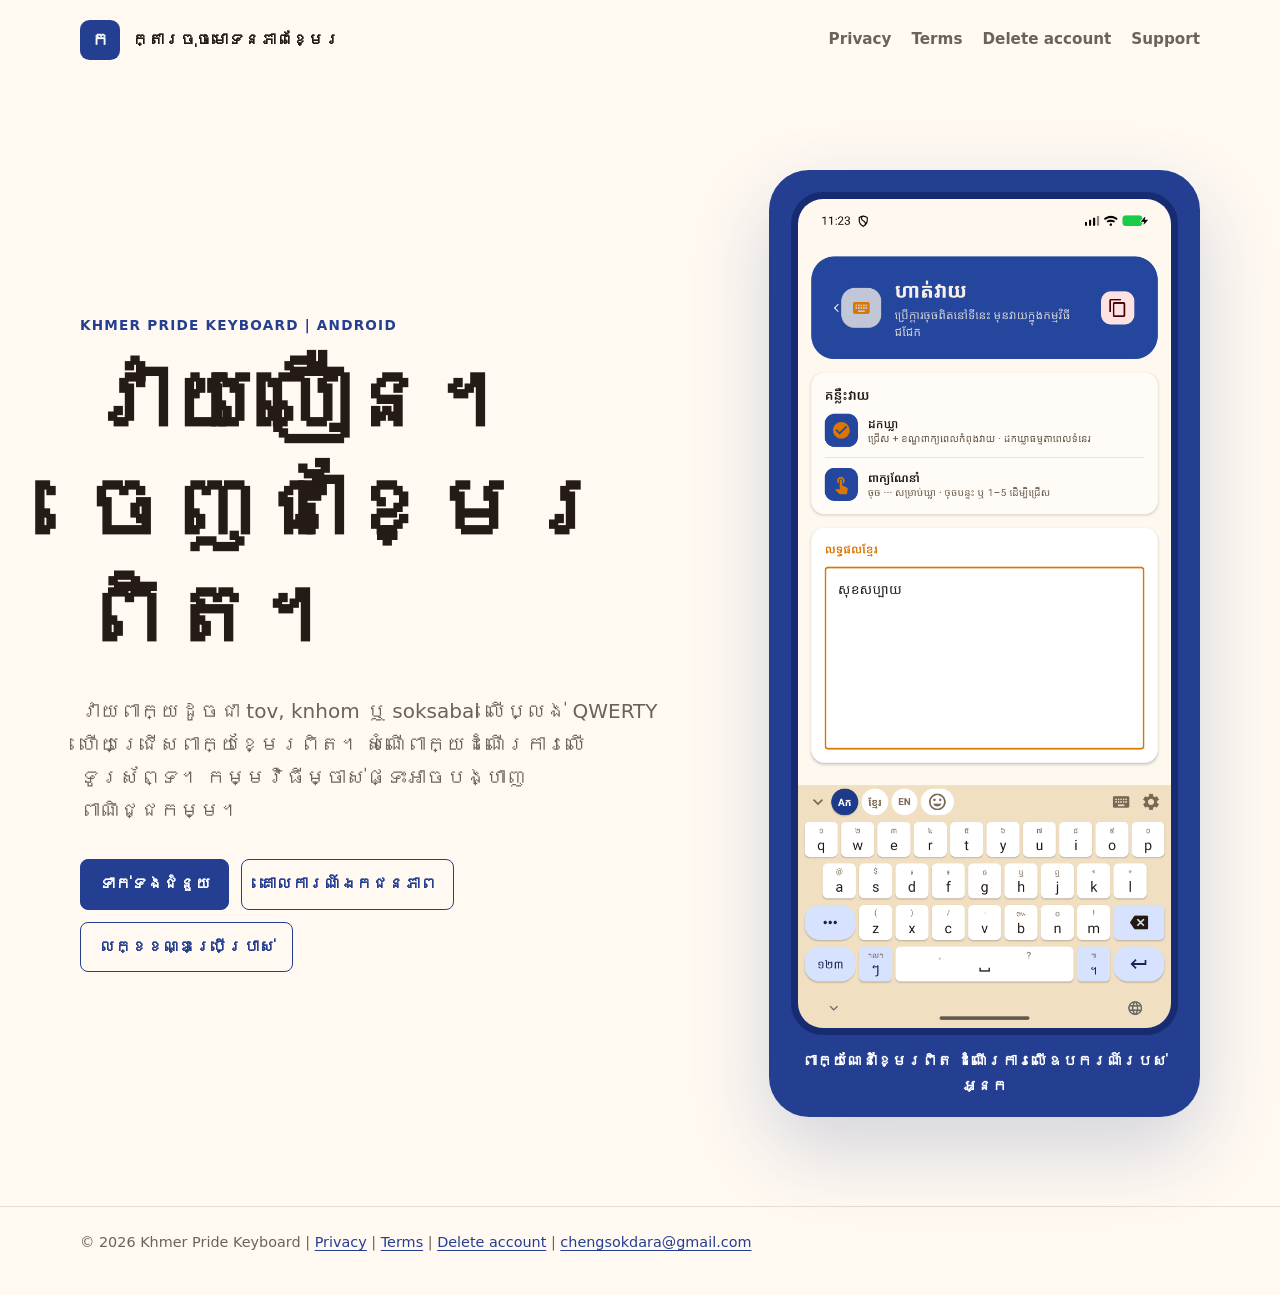
<file: index.html>
<!doctype html>
<html lang="km">
  <head>
    <meta charset="utf-8">
    <meta name="viewport" content="width=device-width, initial-scale=1">
    <meta name="description" content="វាយអក្សរឡាតាំងតាម QWERTY ចេញជាពាក្យខ្មែរពិត។">
    <meta name="theme-color" content="#243f91">
    <!--
      Google OAuth branding / Search Console domain verification:
      When Cloud Console or Search Console shows an HTML meta tag, paste it here
      (replace this comment block). Example shape only:
      <meta name="google-site-verification" content="PASTE_CODE_FROM_GOOGLE" />
      See docs in the main app repo: docs/GOOGLE_CLOUD_OAUTH_SETUP.md
    -->
    <title>ក្តារចុចមោទនភាពខ្មែរ | Khmer Pride Keyboard</title>
    <link rel="stylesheet" href="./styles.css">
  </head>
  <body>
    <header class="site-header shell">
      <a class="brand" href="./" aria-label="Khmer Pride Keyboard home">
        <span class="brand-mark" aria-hidden="true">ក</span>
        <span>ក្តារចុចមោទនភាពខ្មែរ</span>
      </a>
      <nav class="nav" aria-label="Main navigation">
        <a href="./privacy-policy/">Privacy</a>
        <a href="./terms-of-service/">Terms</a>
        <a href="./delete-account/">Delete account</a>
        <a href="mailto:chengsokdara@gmail.com">Support</a>
      </nav>
    </header>

    <main class="shell">
      <section class="hero">
        <div>
          <p class="eyebrow">Khmer Pride Keyboard | Android</p>
          <h1>វាយលឿន។ ចេញជាខ្មែរពិត។</h1>
          <p class="lead">
            វាយពាក្យដូចជា tov, knhom ឬ soksabai លើប្លង់ QWERTY
            ហើយជ្រើសពាក្យខ្មែរពិត។ សំណើពាក្យដំណើរការលើទូរស័ព្ទ។
            កម្មវិធីម្ចាស់ផ្ទះអាចបង្ហាញពាណិជ្ជកម្ម។
          </p>
          <div class="actions">
            <a class="button" href="mailto:chengsokdara@gmail.com">ទាក់ទងជំនួយ</a>
            <a class="button secondary" href="./privacy-policy/">គោលការណ៍ឯកជនភាព</a>
            <a class="button secondary" href="./terms-of-service/">លក្ខខណ្ឌប្រើប្រាស់</a>
          </div>
        </div>

        <figure class="hero-visual">
          <div class="phone-frame">
            <img
              src="./assets/keyboard-hero.png"
              alt="Khmer Pride Keyboard converting Latin-letter typing into Khmer on Android"
              width="1344"
              height="2992"
            >
          </div>
          <figcaption>ពាក្យណែនាំខ្មែរពិត ដំណើរការលើឧបករណ៍របស់អ្នក</figcaption>
        </figure>
      </section>
    </main>

    <footer class="site-footer">
      <div class="shell">
        <span>© 2026 Khmer Pride Keyboard</span>
        |
        <a href="./privacy-policy/">Privacy</a>
        |
        <a href="./terms-of-service/">Terms</a>
        |
        <a href="./delete-account/">Delete account</a>
        |
        <a href="mailto:chengsokdara@gmail.com">chengsokdara@gmail.com</a>
      </div>
    </footer>
  </body>
</html>
</file>
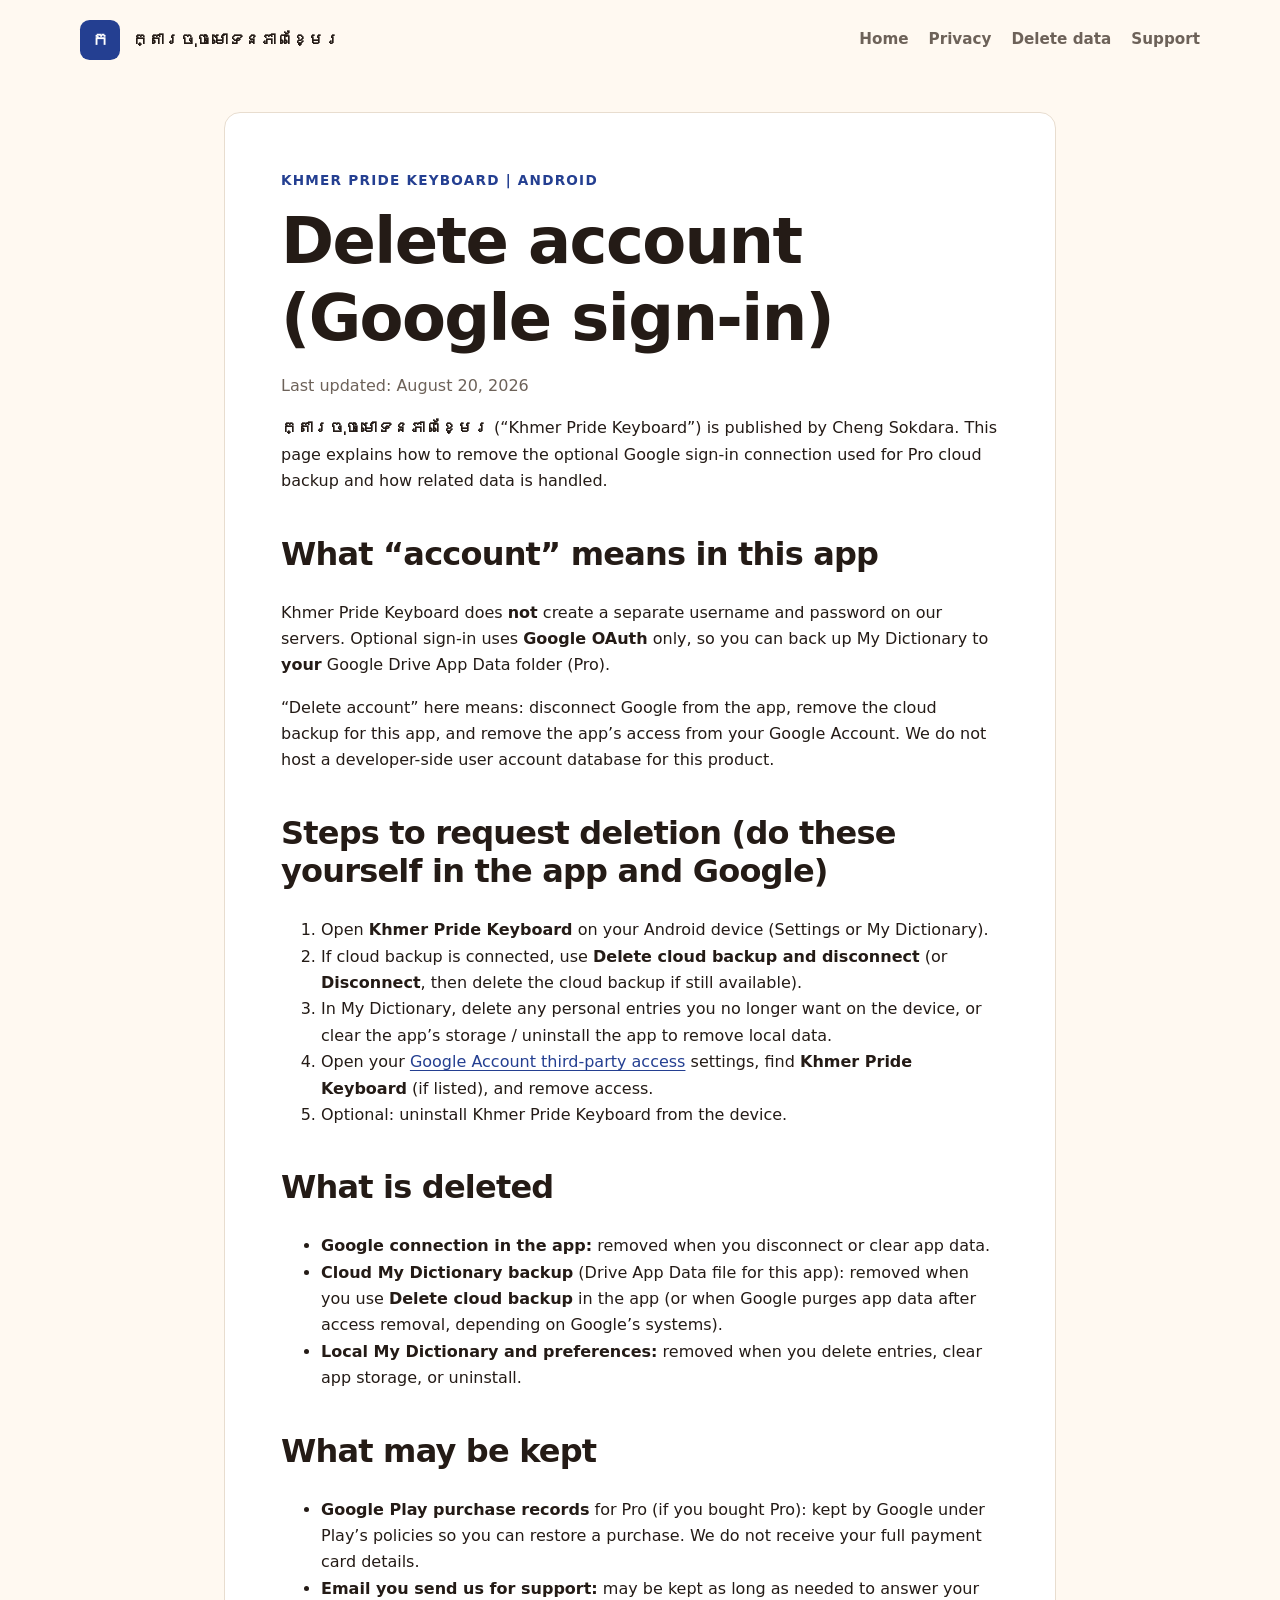
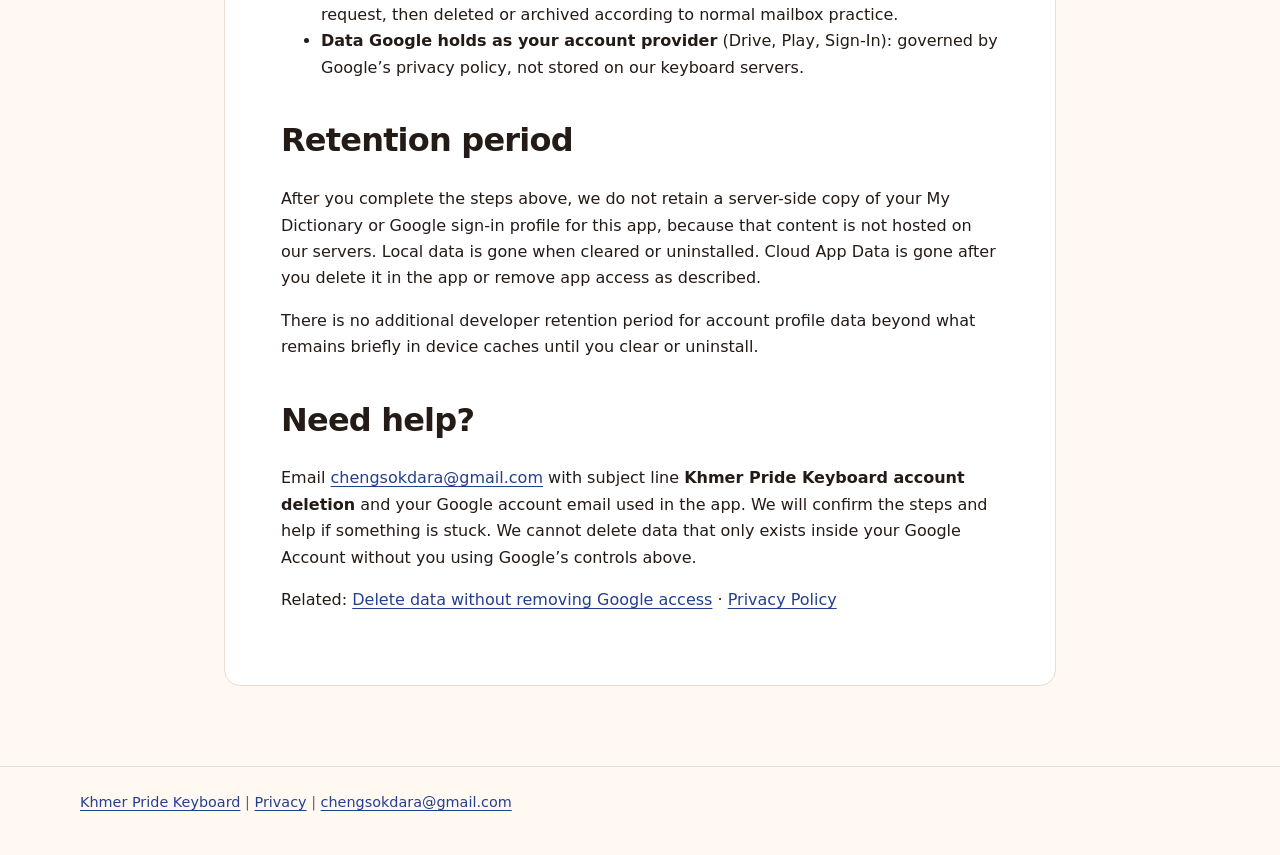
<file: delete-account/index.html>
<!doctype html>
<html lang="en">
  <head>
    <meta charset="utf-8">
    <meta name="viewport" content="width=device-width, initial-scale=1">
    <meta
      name="description"
      content="How to delete your Khmer Pride Keyboard Google sign-in connection and associated data."
    >
    <meta name="theme-color" content="#243f91">
    <title>Delete account | Khmer Pride Keyboard</title>
    <link rel="stylesheet" href="../styles.css">
  </head>
  <body>
    <header class="site-header shell">
      <a class="brand" href="../" aria-label="Khmer Pride Keyboard home">
        <span class="brand-mark" aria-hidden="true">ក</span>
        <span>ក្តារចុចមោទនភាពខ្មែរ</span>
      </a>
      <nav class="nav" aria-label="Main navigation">
        <a href="../">Home</a>
        <a href="../privacy-policy/">Privacy</a>
        <a href="../delete-data/">Delete data</a>
        <a href="mailto:chengsokdara@gmail.com">Support</a>
      </nav>
    </header>

    <main class="shell">
      <article class="content-card">
        <p class="eyebrow">Khmer Pride Keyboard | Android</p>
        <h1>Delete account (Google sign-in)</h1>
        <p class="meta">Last updated: August 20, 2026</p>

        <p>
          <strong>ក្តារចុចមោទនភាពខ្មែរ</strong> (“Khmer Pride Keyboard”) is
          published by Cheng Sokdara. This page explains how to remove the
          optional Google sign-in connection used for Pro cloud backup and how
          related data is handled.
        </p>

        <h2>What “account” means in this app</h2>
        <p>
          Khmer Pride Keyboard does <strong>not</strong> create a separate
          username and password on our servers. Optional sign-in uses
          <strong>Google OAuth</strong> only, so you can back up My Dictionary
          to <strong>your</strong> Google Drive App Data folder (Pro).
        </p>
        <p>
          “Delete account” here means: disconnect Google from the app, remove
          the cloud backup for this app, and remove the app’s access from your
          Google Account. We do not host a developer-side user account database
          for this product.
        </p>

        <h2>Steps to request deletion (do these yourself in the app and Google)</h2>
        <ol>
          <li>
            Open <strong>Khmer Pride Keyboard</strong> on your Android device
            (Settings or My Dictionary).
          </li>
          <li>
            If cloud backup is connected, use
            <strong>Delete cloud backup and disconnect</strong> (or
            <strong>Disconnect</strong>, then delete the cloud backup if still
            available).
          </li>
          <li>
            In My Dictionary, delete any personal entries you no longer want on
            the device, or clear the app’s storage / uninstall the app to remove
            local data.
          </li>
          <li>
            Open your
            <a
              href="https://myaccount.google.com/permissions"
              rel="noopener noreferrer"
              >Google Account third-party access</a
            >
            settings, find <strong>Khmer Pride Keyboard</strong> (if listed), and
            remove access.
          </li>
          <li>
            Optional: uninstall Khmer Pride Keyboard from the device.
          </li>
        </ol>

        <h2>What is deleted</h2>
        <ul>
          <li>
            <strong>Google connection in the app:</strong> removed when you
            disconnect or clear app data.
          </li>
          <li>
            <strong>Cloud My Dictionary backup</strong> (Drive App Data file for
            this app): removed when you use
            <strong>Delete cloud backup</strong> in the app (or when Google
            purges app data after access removal, depending on Google’s systems).
          </li>
          <li>
            <strong>Local My Dictionary and preferences:</strong> removed when
            you delete entries, clear app storage, or uninstall.
          </li>
        </ul>

        <h2>What may be kept</h2>
        <ul>
          <li>
            <strong>Google Play purchase records</strong> for Pro (if you bought
            Pro): kept by Google under Play’s policies so you can restore a
            purchase. We do not receive your full payment card details.
          </li>
          <li>
            <strong>Email you send us for support:</strong> may be kept as long
            as needed to answer your request, then deleted or archived according
            to normal mailbox practice.
          </li>
          <li>
            <strong>Data Google holds as your account provider</strong> (Drive,
            Play, Sign-In): governed by Google’s privacy policy, not stored on
            our keyboard servers.
          </li>
        </ul>

        <h2>Retention period</h2>
        <p>
          After you complete the steps above, we do not retain a server-side
          copy of your My Dictionary or Google sign-in profile for this app,
          because that content is not hosted on our servers. Local data is gone
          when cleared or uninstalled. Cloud App Data is gone after you delete
          it in the app or remove app access as described.
        </p>
        <p>
          There is no additional developer retention period for account profile
          data beyond what remains briefly in device caches until you clear or
          uninstall.
        </p>

        <h2>Need help?</h2>
        <p>
          Email
          <a href="mailto:chengsokdara@gmail.com">chengsokdara@gmail.com</a>
          with subject line <strong>Khmer Pride Keyboard account deletion</strong>
          and your Google account email used in the app. We will confirm the
          steps and help if something is stuck. We cannot delete data that only
          exists inside your Google Account without you using Google’s controls
          above.
        </p>
        <p>
          Related:
          <a href="../delete-data/">Delete data without removing Google access</a>
          ·
          <a href="../privacy-policy/">Privacy Policy</a>
        </p>
      </article>
    </main>

    <footer class="site-footer">
      <div class="shell">
        <a href="../">Khmer Pride Keyboard</a>
        |
        <a href="../privacy-policy/">Privacy</a>
        |
        <a href="mailto:chengsokdara@gmail.com">chengsokdara@gmail.com</a>
      </div>
    </footer>
  </body>
</html>
</file>
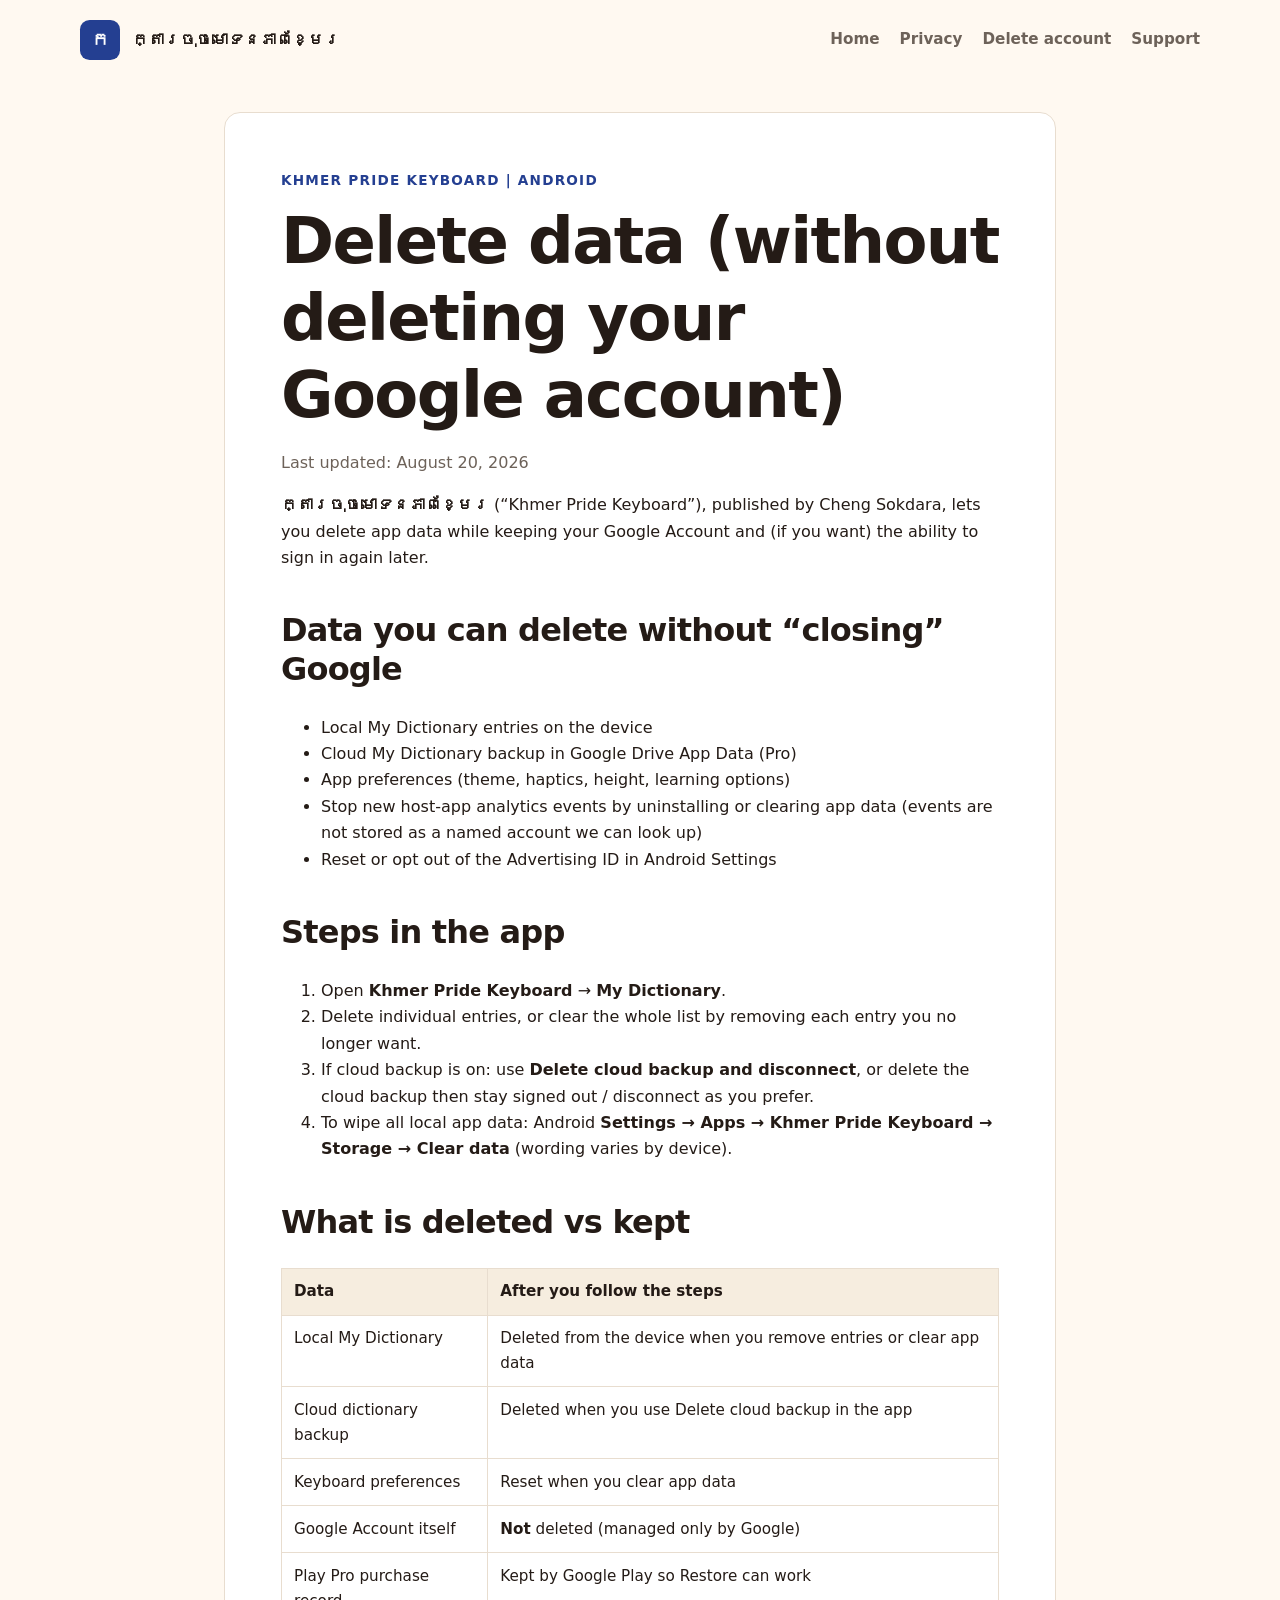
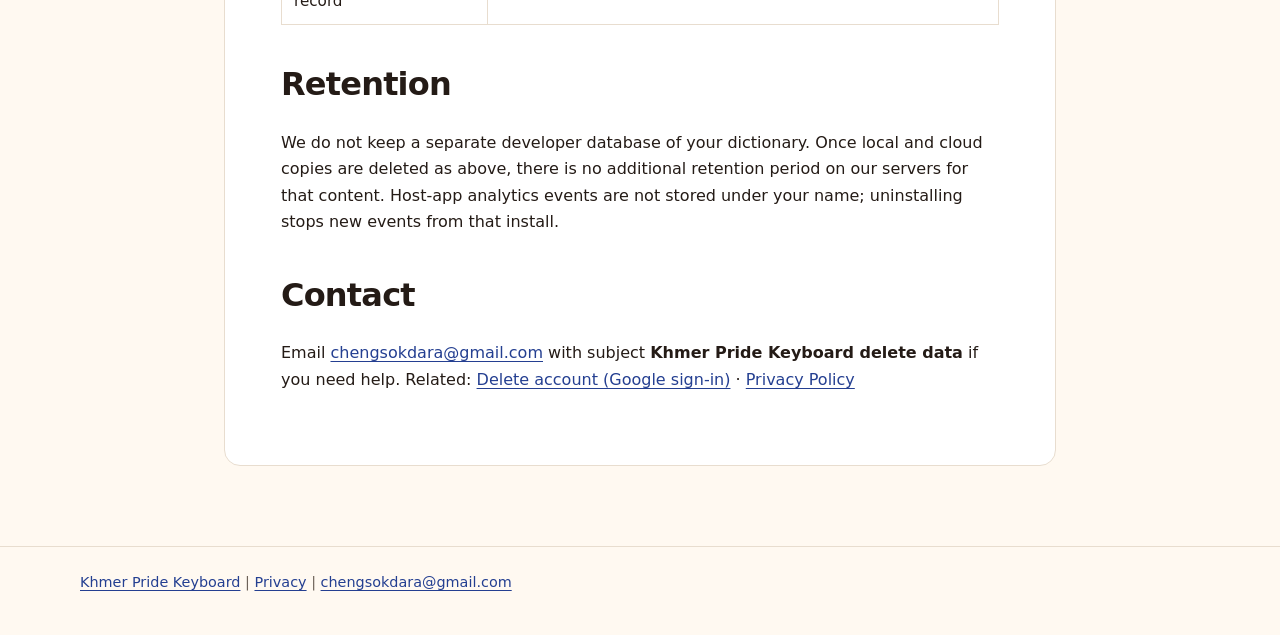
<file: delete-data/index.html>
<!doctype html>
<html lang="en">
  <head>
    <meta charset="utf-8">
    <meta name="viewport" content="width=device-width, initial-scale=1">
    <meta
      name="description"
      content="How to delete Khmer Pride Keyboard data without removing Google account access."
    >
    <meta name="theme-color" content="#243f91">
    <title>Delete data | Khmer Pride Keyboard</title>
    <link rel="stylesheet" href="../styles.css">
  </head>
  <body>
    <header class="site-header shell">
      <a class="brand" href="../" aria-label="Khmer Pride Keyboard home">
        <span class="brand-mark" aria-hidden="true">ក</span>
        <span>ក្តារចុចមោទនភាពខ្មែរ</span>
      </a>
      <nav class="nav" aria-label="Main navigation">
        <a href="../">Home</a>
        <a href="../privacy-policy/">Privacy</a>
        <a href="../delete-account/">Delete account</a>
        <a href="mailto:chengsokdara@gmail.com">Support</a>
      </nav>
    </header>

    <main class="shell">
      <article class="content-card">
        <p class="eyebrow">Khmer Pride Keyboard | Android</p>
        <h1>Delete data (without deleting your Google account)</h1>
        <p class="meta">Last updated: August 20, 2026</p>

        <p>
          <strong>ក្តារចុចមោទនភាពខ្មែរ</strong> (“Khmer Pride Keyboard”),
          published by Cheng Sokdara, lets you delete app data while keeping
          your Google Account and (if you want) the ability to sign in again
          later.
        </p>

        <h2>Data you can delete without “closing” Google</h2>
        <ul>
          <li>Local My Dictionary entries on the device</li>
          <li>Cloud My Dictionary backup in Google Drive App Data (Pro)</li>
          <li>App preferences (theme, haptics, height, learning options)</li>
          <li>
            Stop new host-app analytics events by uninstalling or clearing app
            data (events are not stored as a named account we can look up)
          </li>
          <li>
            Reset or opt out of the Advertising ID in Android Settings
          </li>
        </ul>

        <h2>Steps in the app</h2>
        <ol>
          <li>
            Open <strong>Khmer Pride Keyboard</strong> →
            <strong>My Dictionary</strong>.
          </li>
          <li>
            Delete individual entries, or clear the whole list by removing each
            entry you no longer want.
          </li>
          <li>
            If cloud backup is on: use
            <strong>Delete cloud backup and disconnect</strong>, or delete the
            cloud backup then stay signed out / disconnect as you prefer.
          </li>
          <li>
            To wipe all local app data: Android
            <strong>Settings → Apps → Khmer Pride Keyboard → Storage → Clear
            data</strong> (wording varies by device).
          </li>
        </ol>

        <h2>What is deleted vs kept</h2>
        <table>
          <thead>
            <tr>
              <th scope="col">Data</th>
              <th scope="col">After you follow the steps</th>
            </tr>
          </thead>
          <tbody>
            <tr>
              <td>Local My Dictionary</td>
              <td>Deleted from the device when you remove entries or clear app data</td>
            </tr>
            <tr>
              <td>Cloud dictionary backup</td>
              <td>Deleted when you use Delete cloud backup in the app</td>
            </tr>
            <tr>
              <td>Keyboard preferences</td>
              <td>Reset when you clear app data</td>
            </tr>
            <tr>
              <td>Google Account itself</td>
              <td><strong>Not</strong> deleted (managed only by Google)</td>
            </tr>
            <tr>
              <td>Play Pro purchase record</td>
              <td>Kept by Google Play so Restore can work</td>
            </tr>
          </tbody>
        </table>

        <h2>Retention</h2>
        <p>
          We do not keep a separate developer database of your dictionary. Once
          local and cloud copies are deleted as above, there is no additional
          retention period on our servers for that content. Host-app analytics
          events are not stored under your name; uninstalling stops new events
          from that install.
        </p>

        <h2>Contact</h2>
        <p>
          Email
          <a href="mailto:chengsokdara@gmail.com">chengsokdara@gmail.com</a>
          with subject <strong>Khmer Pride Keyboard delete data</strong> if you
          need help. Related:
          <a href="../delete-account/">Delete account (Google sign-in)</a>
          ·
          <a href="../privacy-policy/">Privacy Policy</a>
        </p>
      </article>
    </main>

    <footer class="site-footer">
      <div class="shell">
        <a href="../">Khmer Pride Keyboard</a>
        |
        <a href="../privacy-policy/">Privacy</a>
        |
        <a href="mailto:chengsokdara@gmail.com">chengsokdara@gmail.com</a>
      </div>
    </footer>
  </body>
</html>
</file>
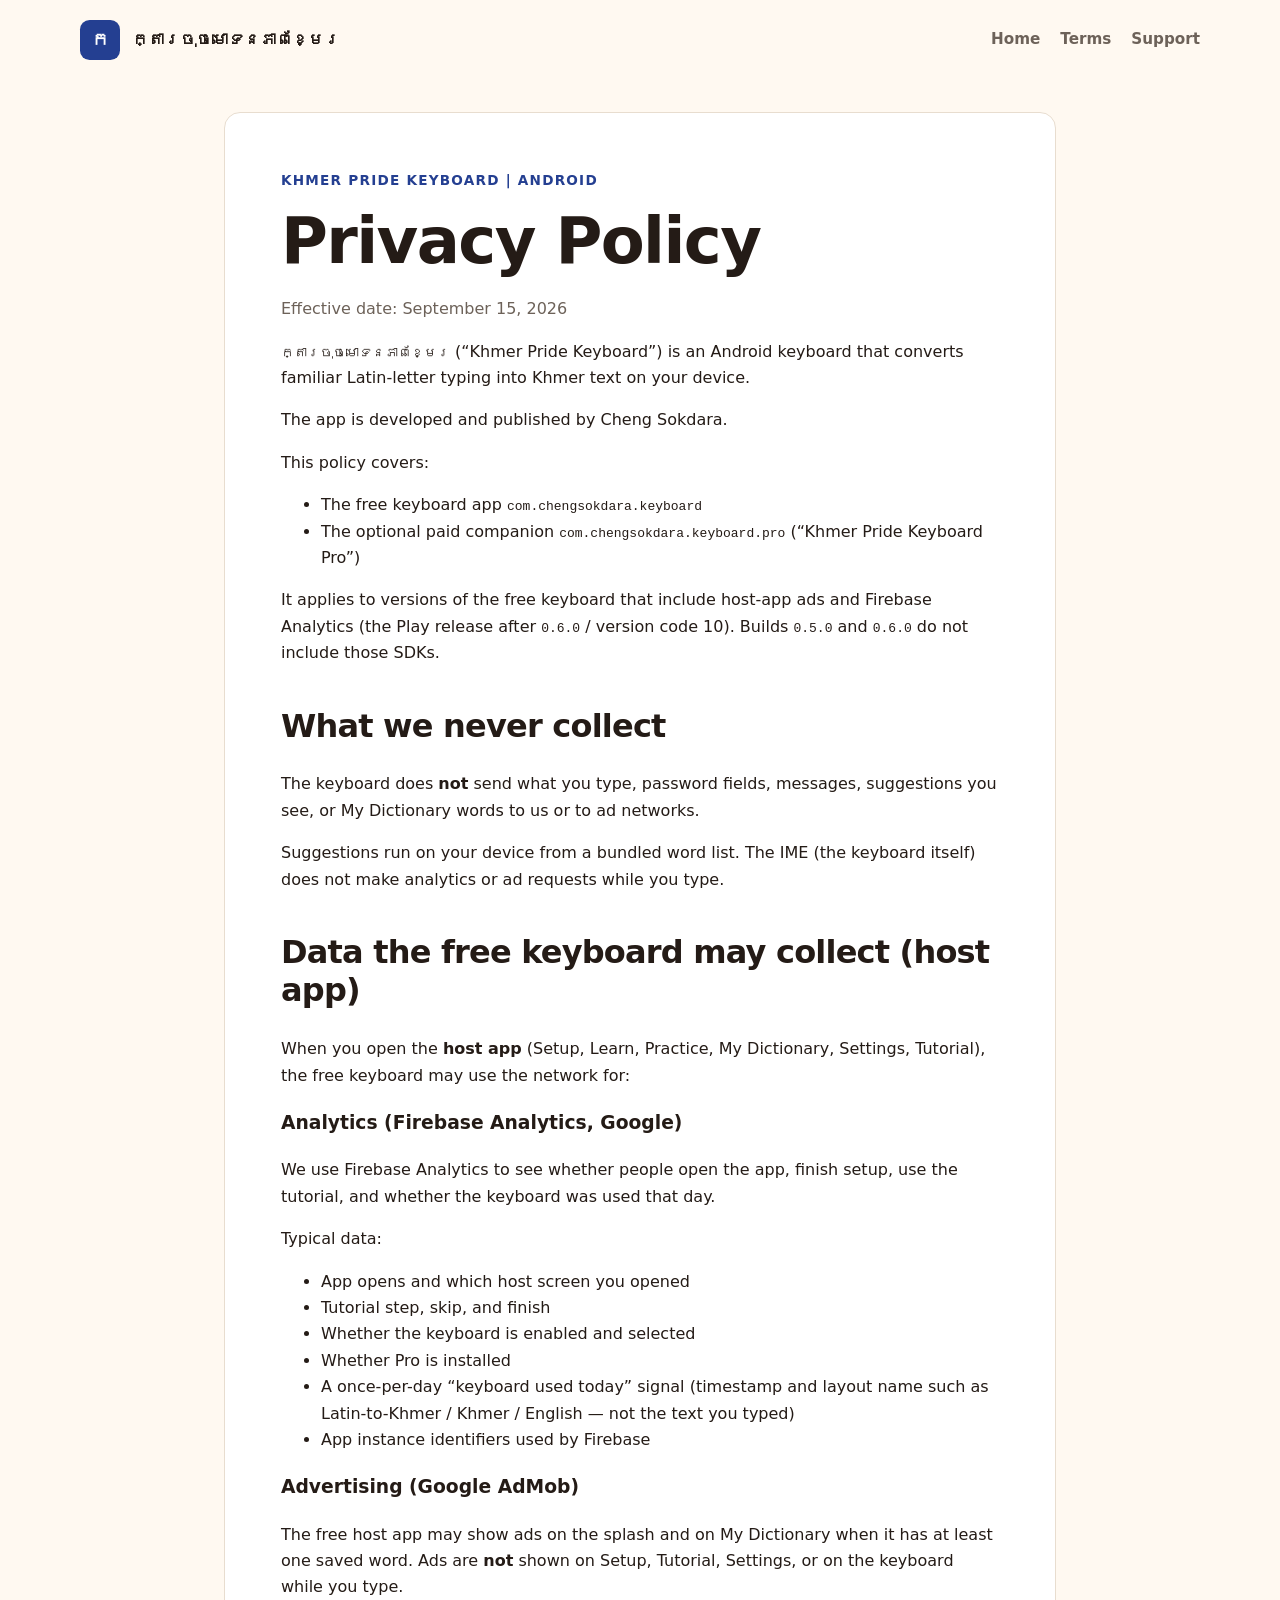
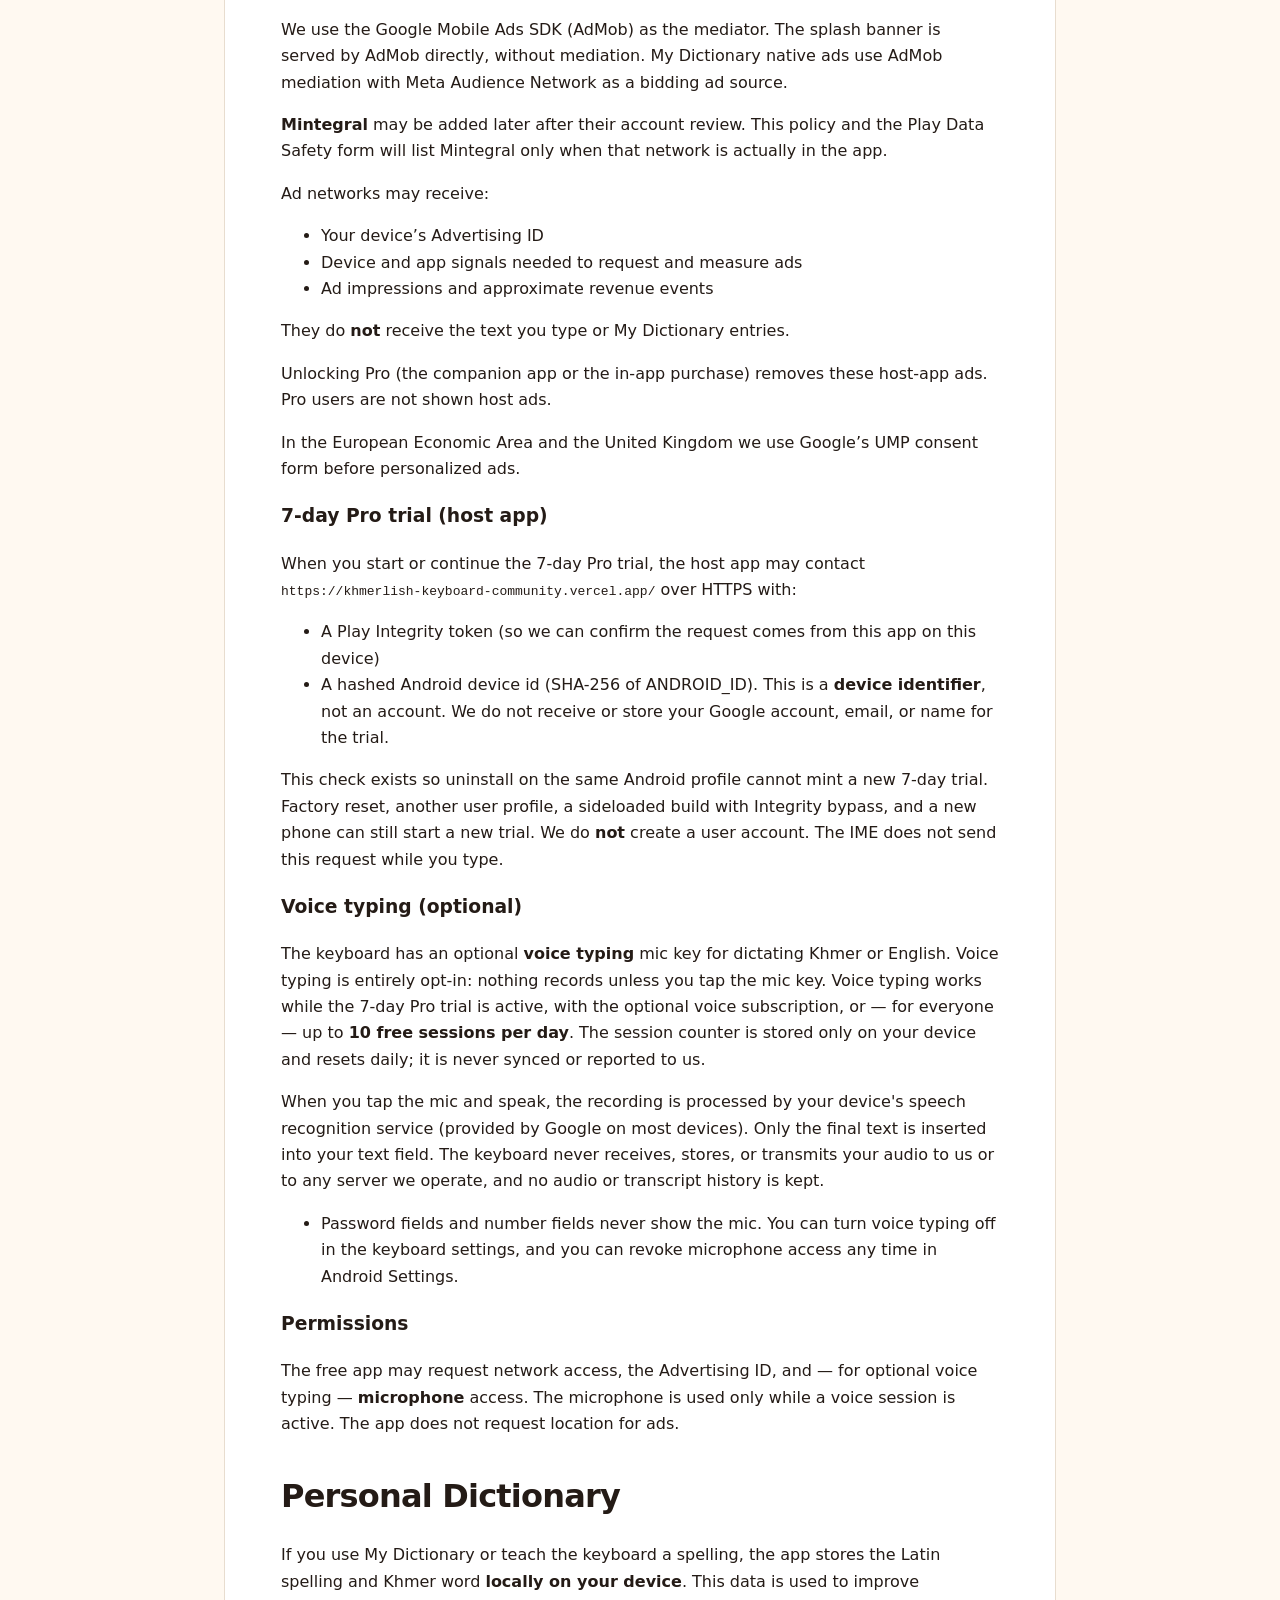
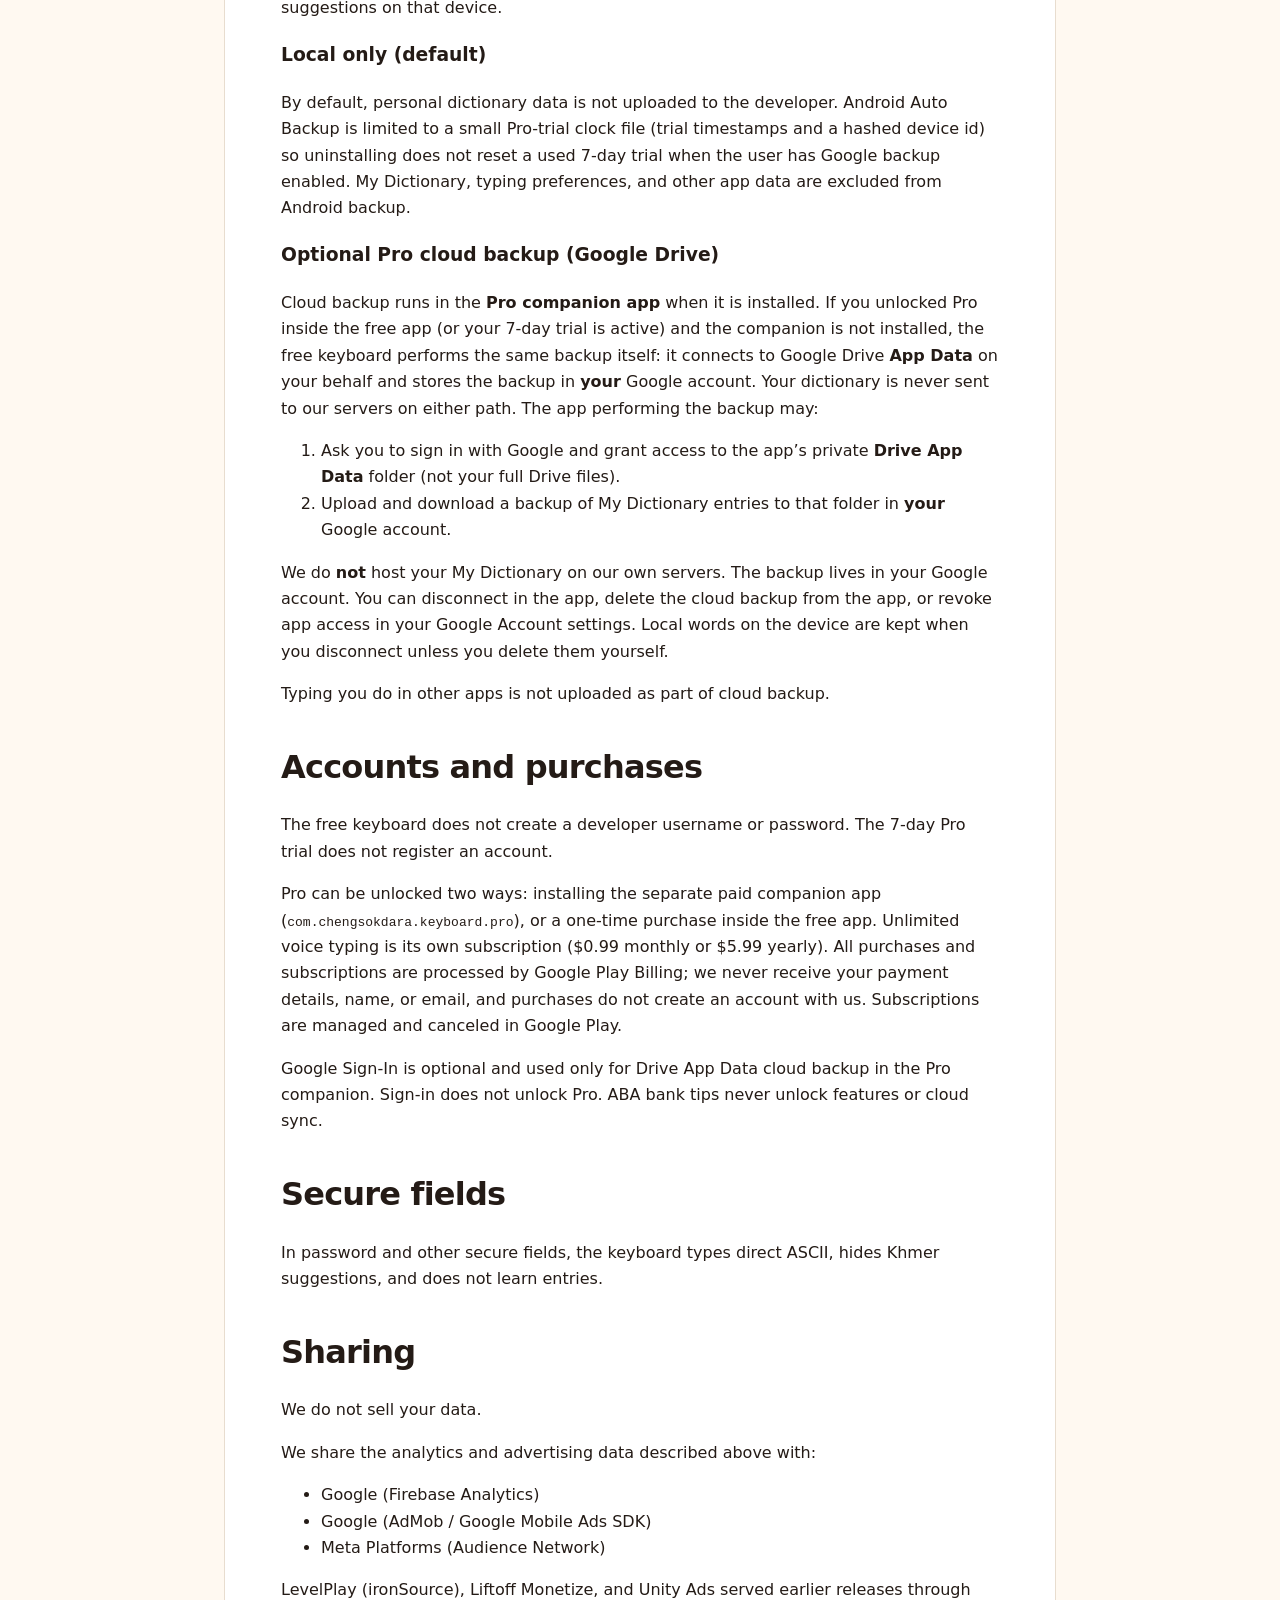
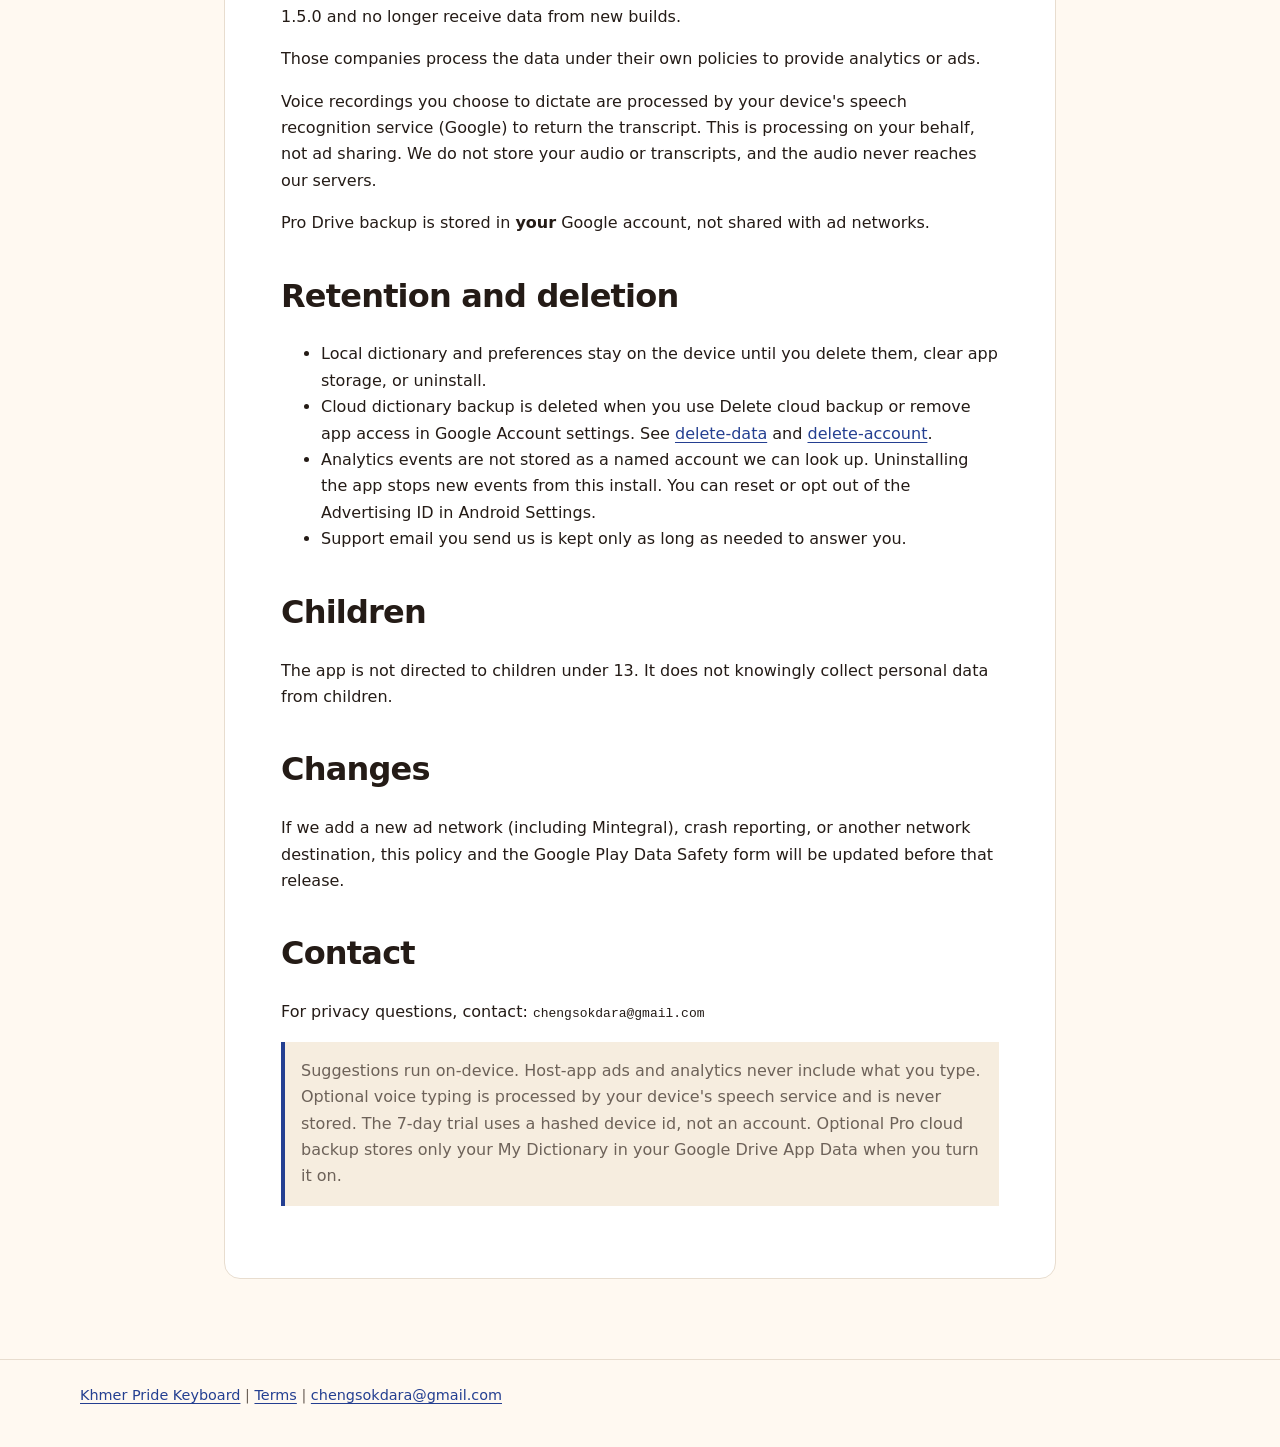
<file: privacy-policy/index.html>
<!doctype html>
<html lang="en">
  <head>
    <meta charset="utf-8">
    <meta name="viewport" content="width=device-width, initial-scale=1">
    <meta name="description" content="Privacy Policy for Khmer Pride Keyboard on Android, including Google AdMob ads, Firebase Analytics, a 7-day Pro trial, optional voice typing, purchases, and optional Google Drive backup.">
    <meta name="theme-color" content="#243f91">
    <title>Privacy Policy | Khmer Pride Keyboard</title>
    <link rel="stylesheet" href="../styles.css">
  </head>
  <body>
    <header class="site-header shell">
      <a class="brand" href="../" aria-label="Khmer Pride Keyboard home">
        <span class="brand-mark" aria-hidden="true">ក</span>
        <span>ក្តារចុចមោទនភាពខ្មែរ</span>
      </a>
      <nav class="nav" aria-label="Main navigation">
        <a href="../">Home</a>
        <a href="../terms-of-service/">Terms</a>
        <a href="mailto:chengsokdara@gmail.com">Support</a>
      </nav>
    </header>

    <main class="shell">
      <article class="content-card">
        <p class="eyebrow">Khmer Pride Keyboard | Android</p>
        <h1>Privacy Policy</h1>
        <p class="meta">Effective date: September 15, 2026</p>
        <p><code>ក្តារចុចមោទនភាពខ្មែរ</code> (“Khmer Pride Keyboard”) is an Android keyboard that converts familiar Latin-letter typing into Khmer text on your device.</p>
<p>The app is developed and published by Cheng Sokdara.</p>
<p>This policy covers:</p>
<ul>
<li>The free keyboard app <code>com.chengsokdara.keyboard</code></li>
<li>The optional paid companion <code>com.chengsokdara.keyboard.pro</code> (“Khmer Pride Keyboard Pro”)</li>
</ul>
<p>It applies to versions of the free keyboard that include host-app ads and Firebase Analytics (the Play release after <code>0.6.0</code> / version code 10). Builds <code>0.5.0</code> and <code>0.6.0</code> do not include those SDKs.</p>
<h2>What we never collect</h2>
<p>The keyboard does <strong>not</strong> send what you type, password fields, messages, suggestions you see, or My Dictionary words to us or to ad networks.</p>
<p>Suggestions run on your device from a bundled word list. The IME (the keyboard itself) does not make analytics or ad requests while you type.</p>
<h2>Data the free keyboard may collect (host app)</h2>
<p>When you open the <strong>host app</strong> (Setup, Learn, Practice, My Dictionary, Settings, Tutorial), the free keyboard may use the network for:</p>
<h3>Analytics (Firebase Analytics, Google)</h3>
<p>We use Firebase Analytics to see whether people open the app, finish setup, use the tutorial, and whether the keyboard was used that day.</p>
<p>Typical data:</p>
<ul>
<li>App opens and which host screen you opened</li>
<li>Tutorial step, skip, and finish</li>
<li>Whether the keyboard is enabled and selected</li>
<li>Whether Pro is installed</li>
<li>A once-per-day “keyboard used today” signal (timestamp and layout name such as Latin-to-Khmer / Khmer / English — not the text you typed)</li>
<li>App instance identifiers used by Firebase</li>
</ul>
<h3>Advertising (Google AdMob)</h3>
<p>The free host app may show ads on the splash and on My Dictionary when it has at least one saved word. Ads are <strong>not</strong> shown on Setup, Tutorial, Settings, or on the keyboard while you type.</p>
<p>We use the Google Mobile Ads SDK (AdMob) as the mediator. The splash banner is served by AdMob directly, without mediation. My Dictionary native ads use AdMob mediation with Meta Audience Network as a bidding ad source.</p>
<p><strong>Mintegral</strong> may be added later after their account review. This policy and the Play Data Safety form will list Mintegral only when that network is actually in the app.</p>
<p>Ad networks may receive:</p>
<ul>
<li>Your device’s Advertising ID</li>
<li>Device and app signals needed to request and measure ads</li>
<li>Ad impressions and approximate revenue events</li>
</ul>
<p>They do <strong>not</strong> receive the text you type or My Dictionary entries.</p>
<p>Unlocking Pro (the companion app or the in-app purchase) removes these host-app ads. Pro users are not shown host ads.</p>
<p>In the European Economic Area and the United Kingdom we use Google’s UMP consent form before personalized ads.</p>
<h3>7-day Pro trial (host app)</h3>
<p>When you start or continue the 7-day Pro trial, the host app may contact <code>https://khmerlish-keyboard-community.vercel.app/</code> over HTTPS with:</p>
<ul>
<li>A Play Integrity token (so we can confirm the request comes from this app on this device)</li>
<li>A hashed Android device id (SHA-256 of ANDROID_ID). This is a <strong>device identifier</strong>, not an account. We do not receive or store your Google account, email, or name for the trial.</li>
</ul>
<p>This check exists so uninstall on the same Android profile cannot mint a new 7-day trial. Factory reset, another user profile, a sideloaded build with Integrity bypass, and a new phone can still start a new trial. We do <strong>not</strong> create a user account. The IME does not send this request while you type.</p>
<h3>Voice typing (optional)</h3>
<p>The keyboard has an optional <strong>voice typing</strong> mic key for dictating Khmer or English. Voice typing is entirely opt-in: nothing records unless you tap the mic key. Voice typing works while the 7-day Pro trial is active, with the optional voice subscription, or — for everyone — up to <strong>10 free sessions per day</strong>. The session counter is stored only on your device and resets daily; it is never synced or reported to us.</p>
<p>When you tap the mic and speak, the recording is processed by your device's speech recognition service (provided by Google on most devices). Only the final text is inserted into your text field. The keyboard never receives, stores, or transmits your audio to us or to any server we operate, and no audio or transcript history is kept.</p>
<ul>
<li>Password fields and number fields never show the mic. You can turn voice typing off in the keyboard settings, and you can revoke microphone access any time in Android Settings.</li>
</ul>
<h3>Permissions</h3>
<p>The free app may request network access, the Advertising ID, and — for optional voice typing — <strong>microphone</strong> access. The microphone is used only while a voice session is active. The app does not request location for ads.</p>
<h2>Personal Dictionary</h2>
<p>If you use My Dictionary or teach the keyboard a spelling, the app stores the Latin spelling and Khmer word <strong>locally on your device</strong>. This data is used to improve suggestions on that device.</p>
<h3>Local only (default)</h3>
<p>By default, personal dictionary data is not uploaded to the developer. Android Auto Backup is limited to a small Pro-trial clock file (trial timestamps and a hashed device id) so uninstalling does not reset a used 7-day trial when the user has Google backup enabled. My Dictionary, typing preferences, and other app data are excluded from Android backup.</p>
<h3>Optional Pro cloud backup (Google Drive)</h3>
<p>Cloud backup runs in the <strong>Pro companion app</strong> when it is installed. If you unlocked Pro inside the free app (or your 7-day trial is active) and the companion is not installed, the free keyboard performs the same backup itself: it connects to Google Drive <strong>App Data</strong> on your behalf and stores the backup in <strong>your</strong> Google account. Your dictionary is never sent to our servers on either path. The app performing the backup may:</p>
<ol>
<li>Ask you to sign in with Google and grant access to the app’s private <strong>Drive App Data</strong> folder (not your full Drive files).</li>
<li>Upload and download a backup of My Dictionary entries to that folder in <strong>your</strong> Google account.</li>
</ol>
<p>We do <strong>not</strong> host your My Dictionary on our own servers. The backup lives in your Google account. You can disconnect in the app, delete the cloud backup from the app, or revoke app access in your Google Account settings. Local words on the device are kept when you disconnect unless you delete them yourself.</p>
<p>Typing you do in other apps is not uploaded as part of cloud backup.</p>
<h2>Accounts and purchases</h2>
<p>The free keyboard does not create a developer username or password. The 7-day Pro trial does not register an account.</p>
<p>Pro can be unlocked two ways: installing the separate paid companion app (<code>com.chengsokdara.keyboard.pro</code>), or a one-time purchase inside the free app. Unlimited voice typing is its own subscription ($0.99 monthly or $5.99 yearly). All purchases and subscriptions are processed by Google Play Billing; we never receive your payment details, name, or email, and purchases do not create an account with us. Subscriptions are managed and canceled in Google Play.</p>
<p>Google Sign-In is optional and used only for Drive App Data cloud backup in the Pro companion. Sign-in does not unlock Pro. ABA bank tips never unlock features or cloud sync.</p>
<h2>Secure fields</h2>
<p>In password and other secure fields, the keyboard types direct ASCII, hides Khmer suggestions, and does not learn entries.</p>
<h2>Sharing</h2>
<p>We do not sell your data.</p>
<p>We share the analytics and advertising data described above with:</p>
<ul>
<li>Google (Firebase Analytics)</li>
<li>Google (AdMob / Google Mobile Ads SDK)</li>
<li>Meta Platforms (Audience Network)</li>
</ul>
<p>LevelPlay (ironSource), Liftoff Monetize, and Unity Ads served earlier releases through 1.5.0 and no longer receive data from new builds.</p>
<p>Those companies process the data under their own policies to provide analytics or ads.</p>
<p>Voice recordings you choose to dictate are processed by your device's speech recognition service (Google) to return the transcript. This is processing on your behalf, not ad sharing. We do not store your audio or transcripts, and the audio never reaches our servers.</p>
<p>Pro Drive backup is stored in <strong>your</strong> Google account, not shared with ad networks.</p>
<h2>Retention and deletion</h2>
<ul>
<li>Local dictionary and preferences stay on the device until you delete them, clear app storage, or uninstall.</li>
<li>Cloud dictionary backup is deleted when you use Delete cloud backup or remove app access in Google Account settings. See <a href="../delete-data/">delete-data</a> and <a href="../delete-account/">delete-account</a>.</li>
<li>Analytics events are not stored as a named account we can look up. Uninstalling the app stops new events from this install. You can reset or opt out of the Advertising ID in Android Settings.</li>
<li>Support email you send us is kept only as long as needed to answer you.</li>
</ul>
<h2>Children</h2>
<p>The app is not directed to children under 13. It does not knowingly collect personal data from children.</p>
<h2>Changes</h2>
<p>If we add a new ad network (including Mintegral), crash reporting, or another network destination, this policy and the Google Play Data Safety form will be updated before that release.</p>
<h2>Contact</h2>
<p>For privacy questions, contact: <code>chengsokdara@gmail.com</code></p>
        <p class="note">Suggestions run on-device. Host-app ads and analytics never include what you type. Optional voice typing is processed by your device's speech service and is never stored. The 7-day trial uses a hashed device id, not an account. Optional Pro cloud backup stores only your My Dictionary in your Google Drive App Data when you turn it on.</p>
      </article>
    </main>

    <footer class="site-footer">
      <div class="shell">
        <a href="../">Khmer Pride Keyboard</a>
        |
        <a href="../terms-of-service/">Terms</a>
        |
        <a href="mailto:chengsokdara@gmail.com">chengsokdara@gmail.com</a>
      </div>
    </footer>
  </body>
</html>
</file>
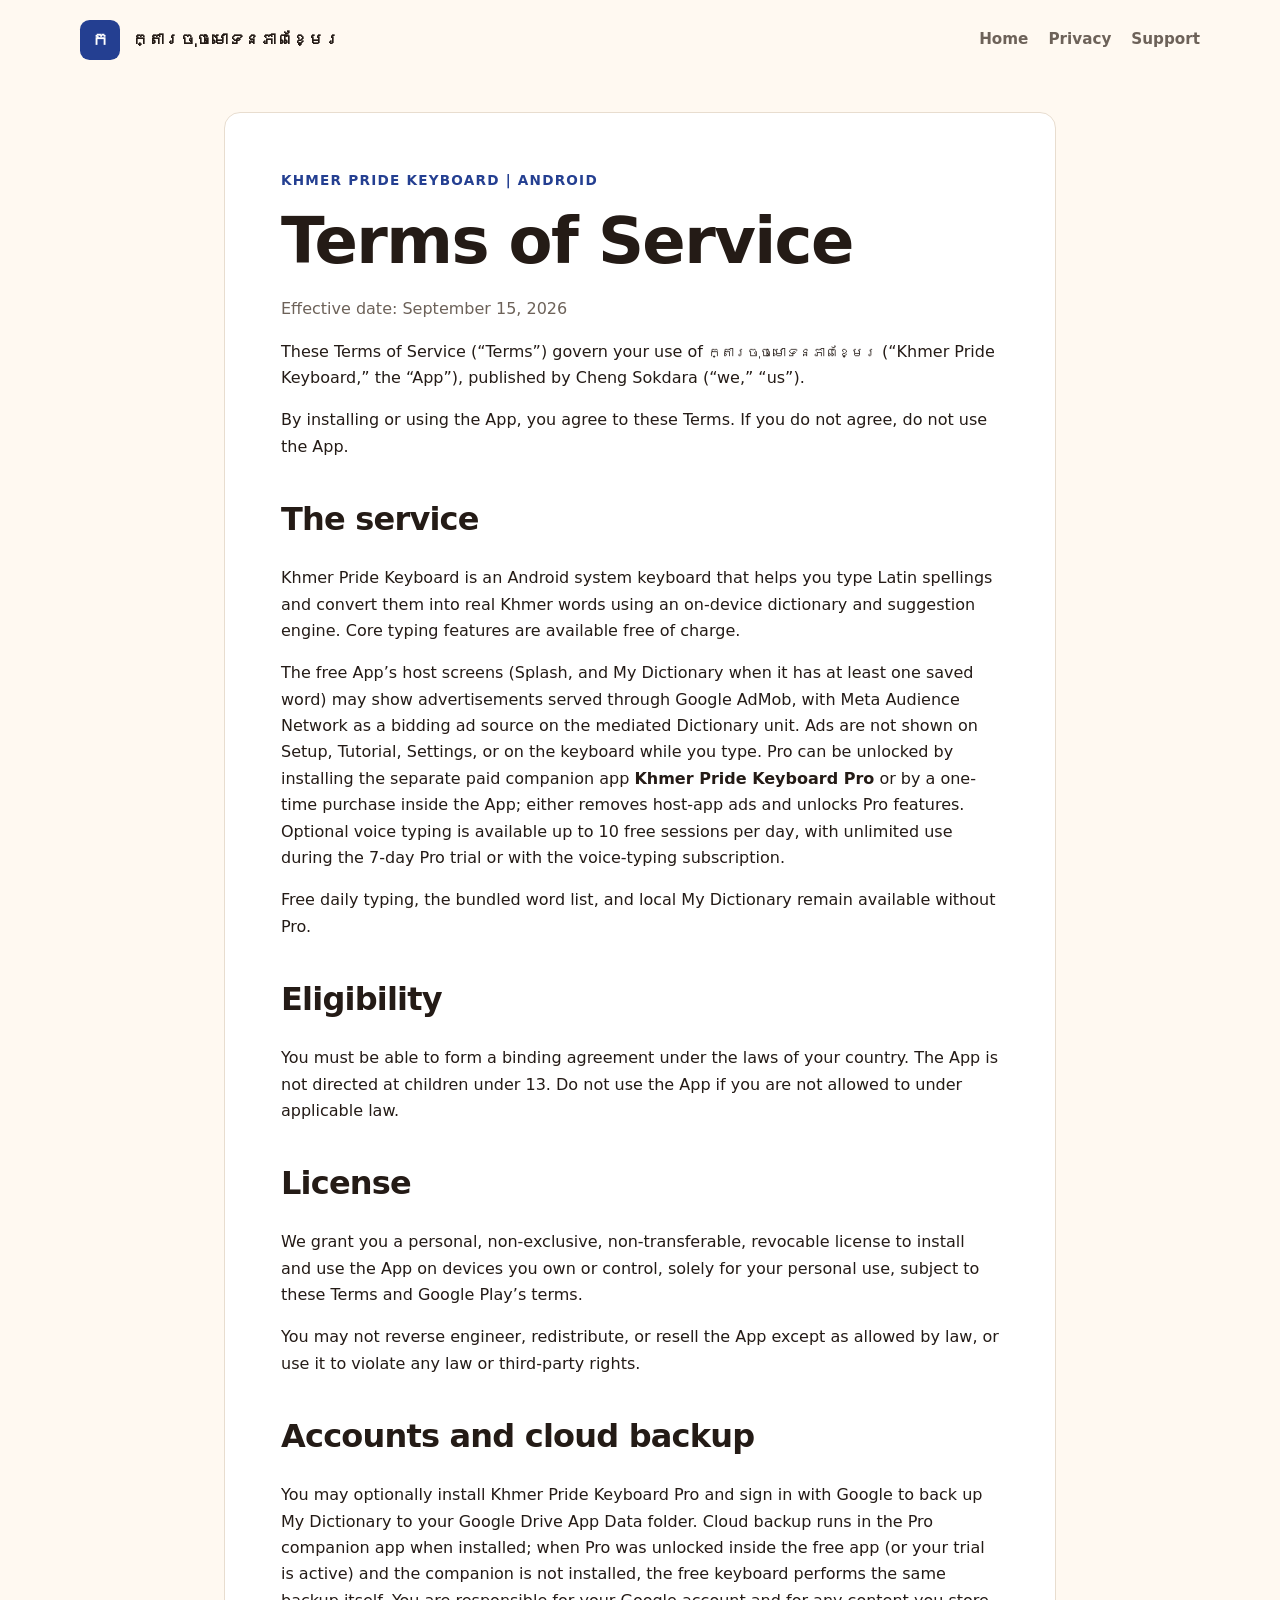
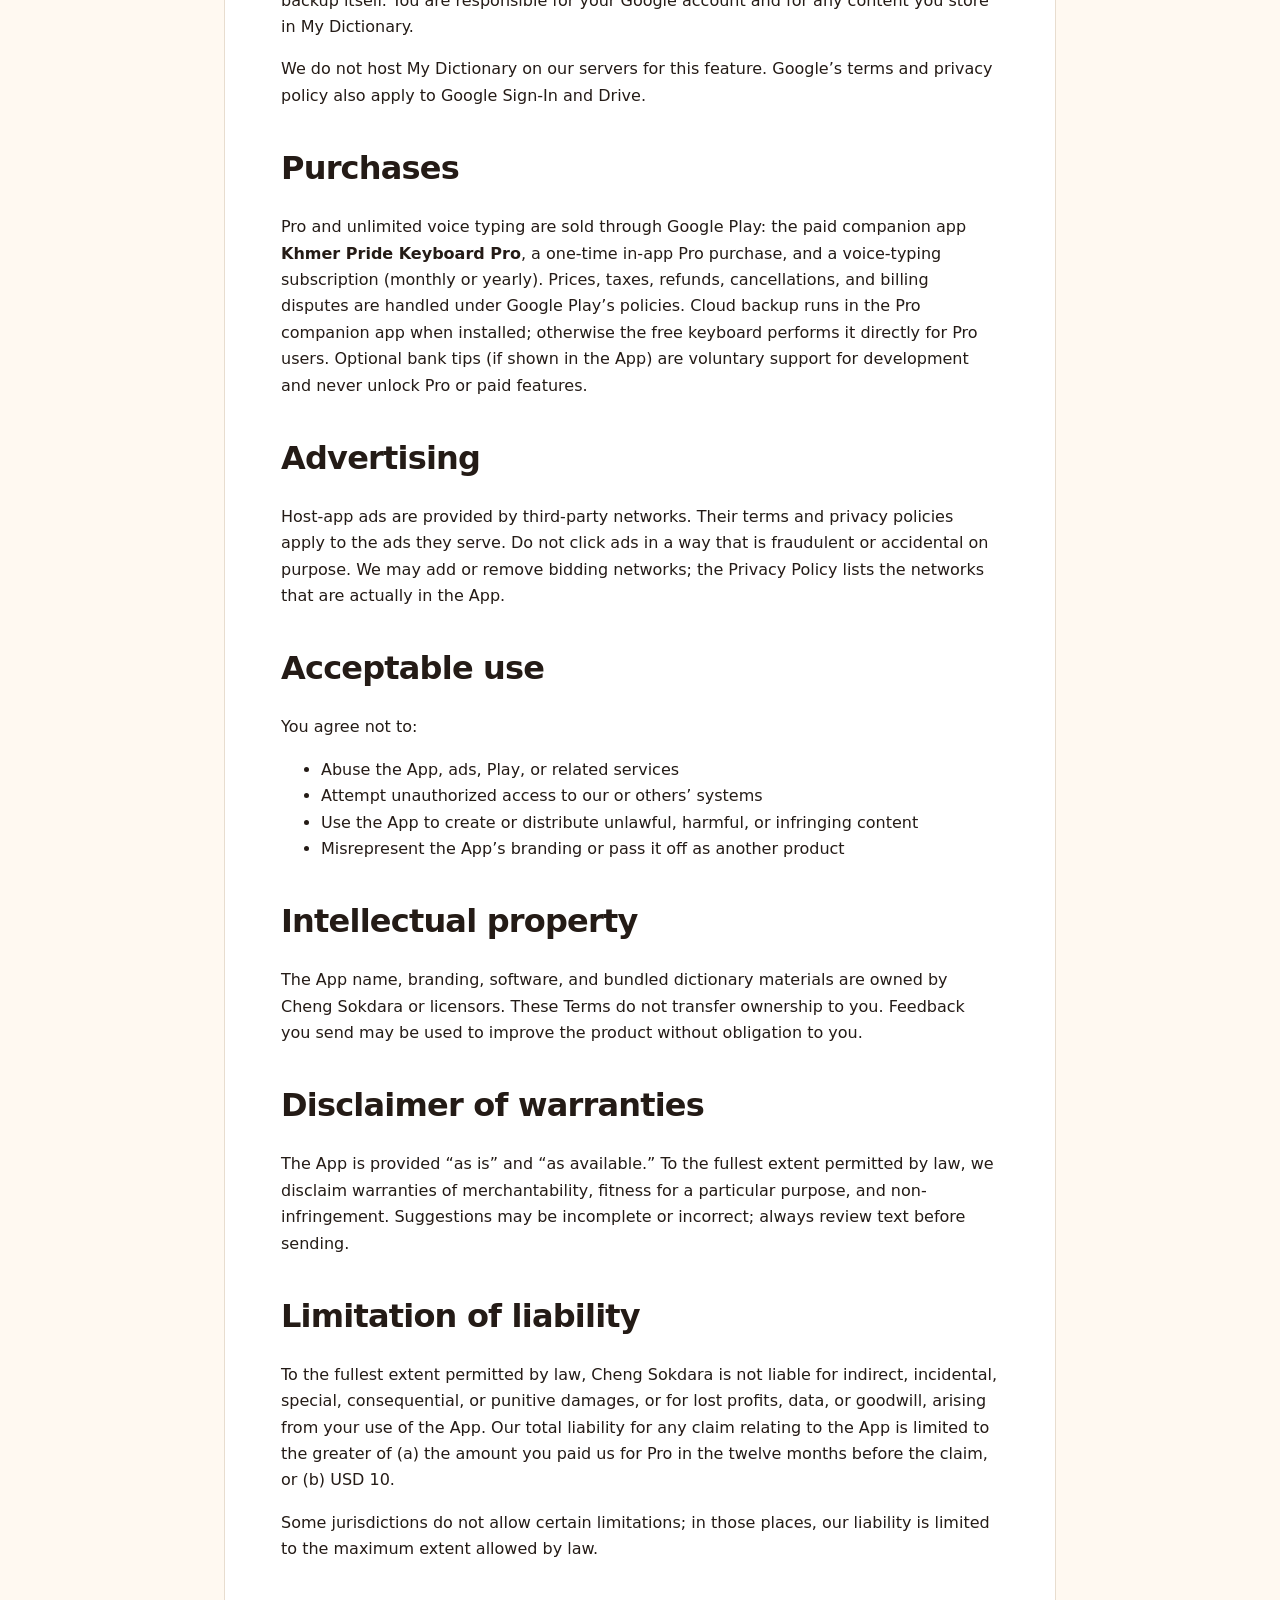
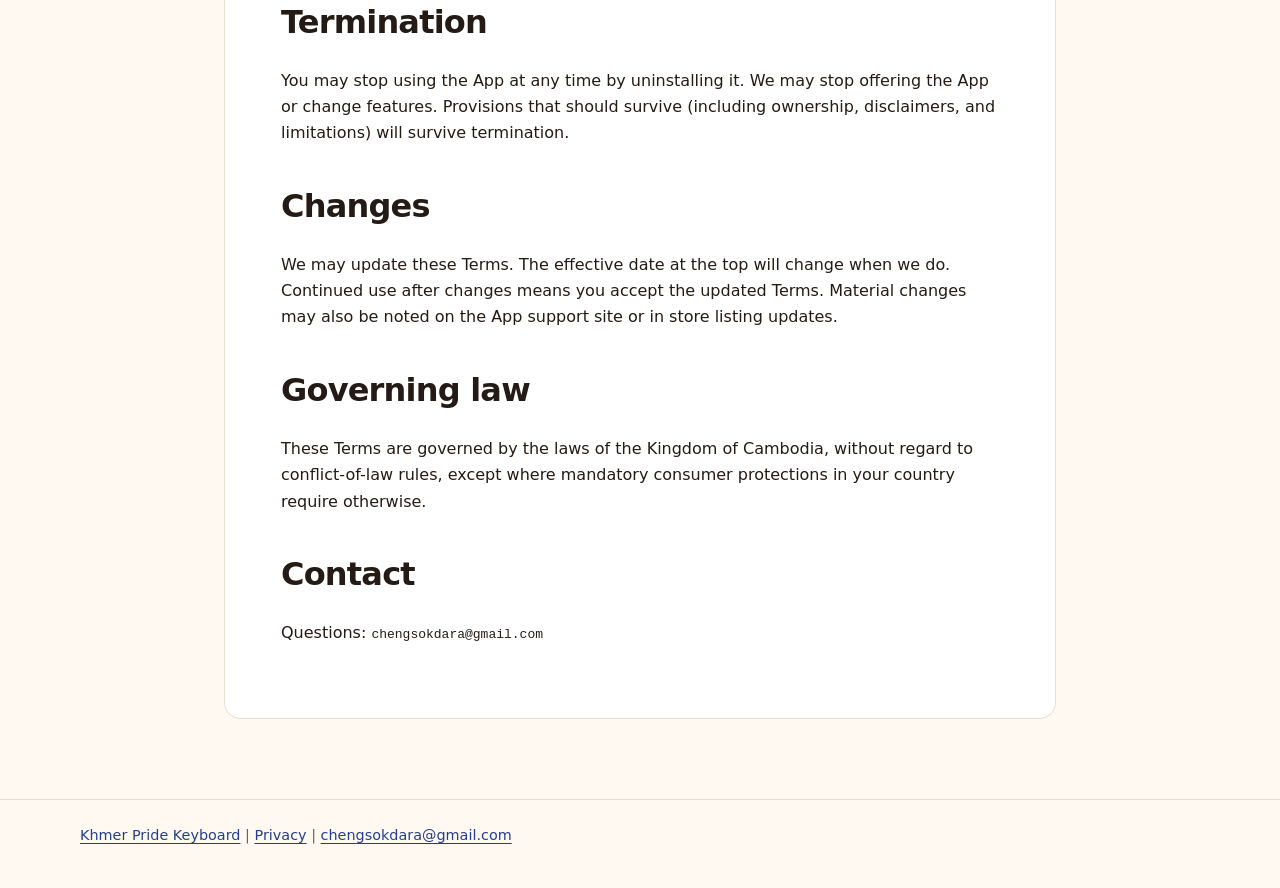
<file: terms-of-service/index.html>
<!doctype html>
<html lang="en">
  <head>
    <meta charset="utf-8">
    <meta name="viewport" content="width=device-width, initial-scale=1">
    <meta name="description" content="Terms of Service for Khmer Pride Keyboard on Android.">
    <meta name="theme-color" content="#243f91">
    <title>Terms of Service | Khmer Pride Keyboard</title>
    <link rel="stylesheet" href="../styles.css">
  </head>
  <body>
    <header class="site-header shell">
      <a class="brand" href="../" aria-label="Khmer Pride Keyboard home">
        <span class="brand-mark" aria-hidden="true">ក</span>
        <span>ក្តារចុចមោទនភាពខ្មែរ</span>
      </a>
      <nav class="nav" aria-label="Main navigation">
        <a href="../">Home</a>
        <a href="../privacy-policy/">Privacy</a>
        <a href="mailto:chengsokdara@gmail.com">Support</a>
      </nav>
    </header>

    <main class="shell">
      <article class="content-card">
        <p class="eyebrow">Khmer Pride Keyboard | Android</p>
        <h1>Terms of Service</h1>
        <p class="meta">Effective date: September 15, 2026</p>
        <p>These Terms of Service (“Terms”) govern your use of <code>ក្តារចុចមោទនភាពខ្មែរ</code> (“Khmer Pride Keyboard,” the “App”), published by Cheng Sokdara (“we,” “us”).</p>
<p>By installing or using the App, you agree to these Terms. If you do not agree, do not use the App.</p>
<h2>The service</h2>
<p>Khmer Pride Keyboard is an Android system keyboard that helps you type Latin spellings and convert them into real Khmer words using an on-device dictionary and suggestion engine. Core typing features are available free of charge.</p>
<p>The free App’s host screens (Splash, and My Dictionary when it has at least one saved word) may show advertisements served through Google AdMob, with Meta Audience Network as a bidding ad source on the mediated Dictionary unit. Ads are not shown on Setup, Tutorial, Settings, or on the keyboard while you type. Pro can be unlocked by installing the separate paid companion app <strong>Khmer Pride Keyboard Pro</strong> or by a one-time purchase inside the App; either removes host-app ads and unlocks Pro features. Optional voice typing is available up to 10 free sessions per day, with unlimited use during the 7-day Pro trial or with the voice-typing subscription.</p>
<p>Free daily typing, the bundled word list, and local My Dictionary remain available without Pro.</p>
<h2>Eligibility</h2>
<p>You must be able to form a binding agreement under the laws of your country. The App is not directed at children under 13. Do not use the App if you are not allowed to under applicable law.</p>
<h2>License</h2>
<p>We grant you a personal, non-exclusive, non-transferable, revocable license to install and use the App on devices you own or control, solely for your personal use, subject to these Terms and Google Play’s terms.</p>
<p>You may not reverse engineer, redistribute, or resell the App except as allowed by law, or use it to violate any law or third-party rights.</p>
<h2>Accounts and cloud backup</h2>
<p>You may optionally install Khmer Pride Keyboard Pro and sign in with Google to back up My Dictionary to your Google Drive App Data folder. Cloud backup runs in the Pro companion app when installed; when Pro was unlocked inside the free app (or your trial is active) and the companion is not installed, the free keyboard performs the same backup itself. You are responsible for your Google account and for any content you store in My Dictionary.</p>
<p>We do not host My Dictionary on our servers for this feature. Google’s terms and privacy policy also apply to Google Sign-In and Drive.</p>
<h2>Purchases</h2>
<p>Pro and unlimited voice typing are sold through Google Play: the paid companion app <strong>Khmer Pride Keyboard Pro</strong>, a one-time in-app Pro purchase, and a voice-typing subscription (monthly or yearly). Prices, taxes, refunds, cancellations, and billing disputes are handled under Google Play’s policies. Cloud backup runs in the Pro companion app when installed; otherwise the free keyboard performs it directly for Pro users. Optional bank tips (if shown in the App) are voluntary support for development and never unlock Pro or paid features.</p>
<h2>Advertising</h2>
<p>Host-app ads are provided by third-party networks. Their terms and privacy policies apply to the ads they serve. Do not click ads in a way that is fraudulent or accidental on purpose. We may add or remove bidding networks; the Privacy Policy lists the networks that are actually in the App.</p>
<h2>Acceptable use</h2>
<p>You agree not to:</p>
<ul>
<li>Abuse the App, ads, Play, or related services</li>
<li>Attempt unauthorized access to our or others’ systems</li>
<li>Use the App to create or distribute unlawful, harmful, or infringing content</li>
<li>Misrepresent the App’s branding or pass it off as another product</li>
</ul>
<h2>Intellectual property</h2>
<p>The App name, branding, software, and bundled dictionary materials are owned by Cheng Sokdara or licensors. These Terms do not transfer ownership to you. Feedback you send may be used to improve the product without obligation to you.</p>
<h2>Disclaimer of warranties</h2>
<p>The App is provided “as is” and “as available.” To the fullest extent permitted by law, we disclaim warranties of merchantability, fitness for a particular purpose, and non-infringement. Suggestions may be incomplete or incorrect; always review text before sending.</p>
<h2>Limitation of liability</h2>
<p>To the fullest extent permitted by law, Cheng Sokdara is not liable for indirect, incidental, special, consequential, or punitive damages, or for lost profits, data, or goodwill, arising from your use of the App. Our total liability for any claim relating to the App is limited to the greater of (a) the amount you paid us for Pro in the twelve months before the claim, or (b) USD 10.</p>
<p>Some jurisdictions do not allow certain limitations; in those places, our liability is limited to the maximum extent allowed by law.</p>
<h2>Termination</h2>
<p>You may stop using the App at any time by uninstalling it. We may stop offering the App or change features. Provisions that should survive (including ownership, disclaimers, and limitations) will survive termination.</p>
<h2>Changes</h2>
<p>We may update these Terms. The effective date at the top will change when we do. Continued use after changes means you accept the updated Terms. Material changes may also be noted on the App support site or in store listing updates.</p>
<h2>Governing law</h2>
<p>These Terms are governed by the laws of the Kingdom of Cambodia, without regard to conflict-of-law rules, except where mandatory consumer protections in your country require otherwise.</p>
<h2>Contact</h2>
<p>Questions: <code>chengsokdara@gmail.com</code></p>
        
      </article>
    </main>

    <footer class="site-footer">
      <div class="shell">
        <a href="../">Khmer Pride Keyboard</a>
        |
        <a href="../privacy-policy/">Privacy</a>
        |
        <a href="mailto:chengsokdara@gmail.com">chengsokdara@gmail.com</a>
      </div>
    </footer>
  </body>
</html>
</file>
<file: styles.css>
:root {
  color-scheme: light;
  --background: #fff9f1;
  --surface: #ffffff;
  --surface-muted: #f6eddf;
  --text: #241b16;
  --muted: #6d6259;
  --brand: #243f91;
  --brand-dark: #172c70;
  --accent: #df7600;
  --border: #e8ddcf;
  --focus: #df7600;
  font-family: Inter, "Noto Sans Khmer", "Khmer OS Battambang", system-ui, sans-serif;
}

* {
  box-sizing: border-box;
}

html {
  background: var(--background);
  scroll-behavior: smooth;
}

body {
  margin: 0;
  color: var(--text);
  background: var(--background);
  line-height: 1.65;
}

a {
  color: var(--brand);
  text-underline-offset: 0.2em;
}

a:hover {
  color: var(--brand-dark);
}

a:focus-visible {
  outline: 3px solid var(--focus);
  outline-offset: 4px;
  border-radius: 2px;
}

.shell {
  width: min(100% - 2rem, 70rem);
  margin: 0 auto;
}

.site-header {
  display: flex;
  align-items: center;
  justify-content: space-between;
  gap: 1rem;
  padding-block: 1.25rem;
}

.brand {
  display: inline-flex;
  align-items: center;
  gap: 0.75rem;
  color: var(--text);
  font-weight: 750;
  text-decoration: none;
}

.brand-mark {
  display: grid;
  width: 2.5rem;
  height: 2.5rem;
  place-items: center;
  border-radius: 0.6rem;
  color: white;
  background: var(--brand);
  font-size: 1.15rem;
}

.nav {
  display: flex;
  gap: 1.25rem;
  font-size: 0.95rem;
}

.nav a {
  color: var(--muted);
  font-weight: 650;
  text-decoration: none;
}

.hero {
  display: grid;
  grid-template-columns: minmax(0, 1fr) minmax(20rem, 0.72fr);
  gap: clamp(2rem, 7vw, 6rem);
  align-items: center;
  min-height: calc(100vh - 9rem);
  padding-block: clamp(3rem, 7vw, 6rem);
}

.eyebrow {
  margin: 0 0 0.75rem;
  color: var(--brand);
  font-size: 0.85rem;
  font-weight: 800;
  letter-spacing: 0.09em;
  text-transform: uppercase;
}

h1,
h2 {
  line-height: 1.2;
  letter-spacing: -0.025em;
}

h1 {
  max-width: 11ch;
  margin: 0;
  font-size: clamp(2.5rem, 7vw, 5.7rem);
}

h2 {
  margin-top: 2.5rem;
  font-size: clamp(1.45rem, 3vw, 2rem);
}

.content-card h1 {
  max-width: none;
  font-size: clamp(1.75rem, 4vw, 2.4rem);
}

.content-card table {
  width: 100%;
  margin: 1rem 0 0;
  border-collapse: collapse;
  font-size: 0.95rem;
}

.content-card th,
.content-card td {
  padding: 0.65rem 0.75rem;
  border: 1px solid var(--border);
  text-align: left;
  vertical-align: top;
}

.content-card th {
  background: var(--surface-muted);
}

.lead {
  max-width: 40rem;
  margin: 1.5rem 0 0;
  color: var(--muted);
  font-size: clamp(1.05rem, 2vw, 1.25rem);
}

.actions {
  display: flex;
  flex-wrap: wrap;
  gap: 0.75rem;
  margin-top: 2rem;
}

.button {
  display: inline-flex;
  min-height: 3rem;
  align-items: center;
  justify-content: center;
  padding: 0.7rem 1.1rem;
  border: 1px solid var(--brand);
  border-radius: 0.5rem;
  color: white;
  background: var(--brand);
  font-weight: 750;
  text-decoration: none;
}

.button:hover {
  color: white;
  background: var(--brand-dark);
}

.button.secondary {
  color: var(--brand);
  background: transparent;
}

.button.secondary:hover {
  color: var(--brand-dark);
  background: var(--surface-muted);
}

.hero-visual {
  position: relative;
  margin: 0;
  padding: 1.4rem 1.4rem 1rem;
  border-radius: 2.5rem;
  background: var(--brand);
  box-shadow: 0 2rem 5rem rgba(36, 63, 145, 0.2);
}

.phone-frame {
  overflow: hidden;
  border: 0.45rem solid #172c70;
  border-radius: 2rem;
  background: #fff;
}

.phone-frame img {
  display: block;
  width: 100%;
  height: auto;
}

.hero-visual figcaption {
  padding: 0.85rem 0.3rem 0.1rem;
  color: white;
  font-size: 0.95rem;
  font-weight: 700;
  text-align: center;
}

.content-card {
  max-width: 52rem;
  margin: 2rem auto 5rem;
  padding: clamp(1.5rem, 5vw, 3.5rem);
  border: 1px solid var(--border);
  border-radius: 1rem;
  background: var(--surface);
}

.content-card h1 {
  max-width: none;
  font-size: clamp(2.2rem, 5vw, 4rem);
}

.meta,
.note {
  color: var(--muted);
}

.note {
  padding: 1rem;
  border-left: 4px solid var(--brand);
  background: var(--surface-muted);
}

.site-footer {
  padding-block: 1.5rem 2.5rem;
  border-top: 1px solid var(--border);
  color: var(--muted);
  font-size: 0.9rem;
}

@media (max-width: 46rem) {
  .site-header,
  .hero {
    grid-template-columns: 1fr;
  }

  .site-header {
    align-items: flex-start;
    flex-direction: column;
  }

  .hero {
    padding-block: 3rem 5rem;
    min-height: auto;
  }

  h1 {
    max-width: 11ch;
  }
}
</file>
